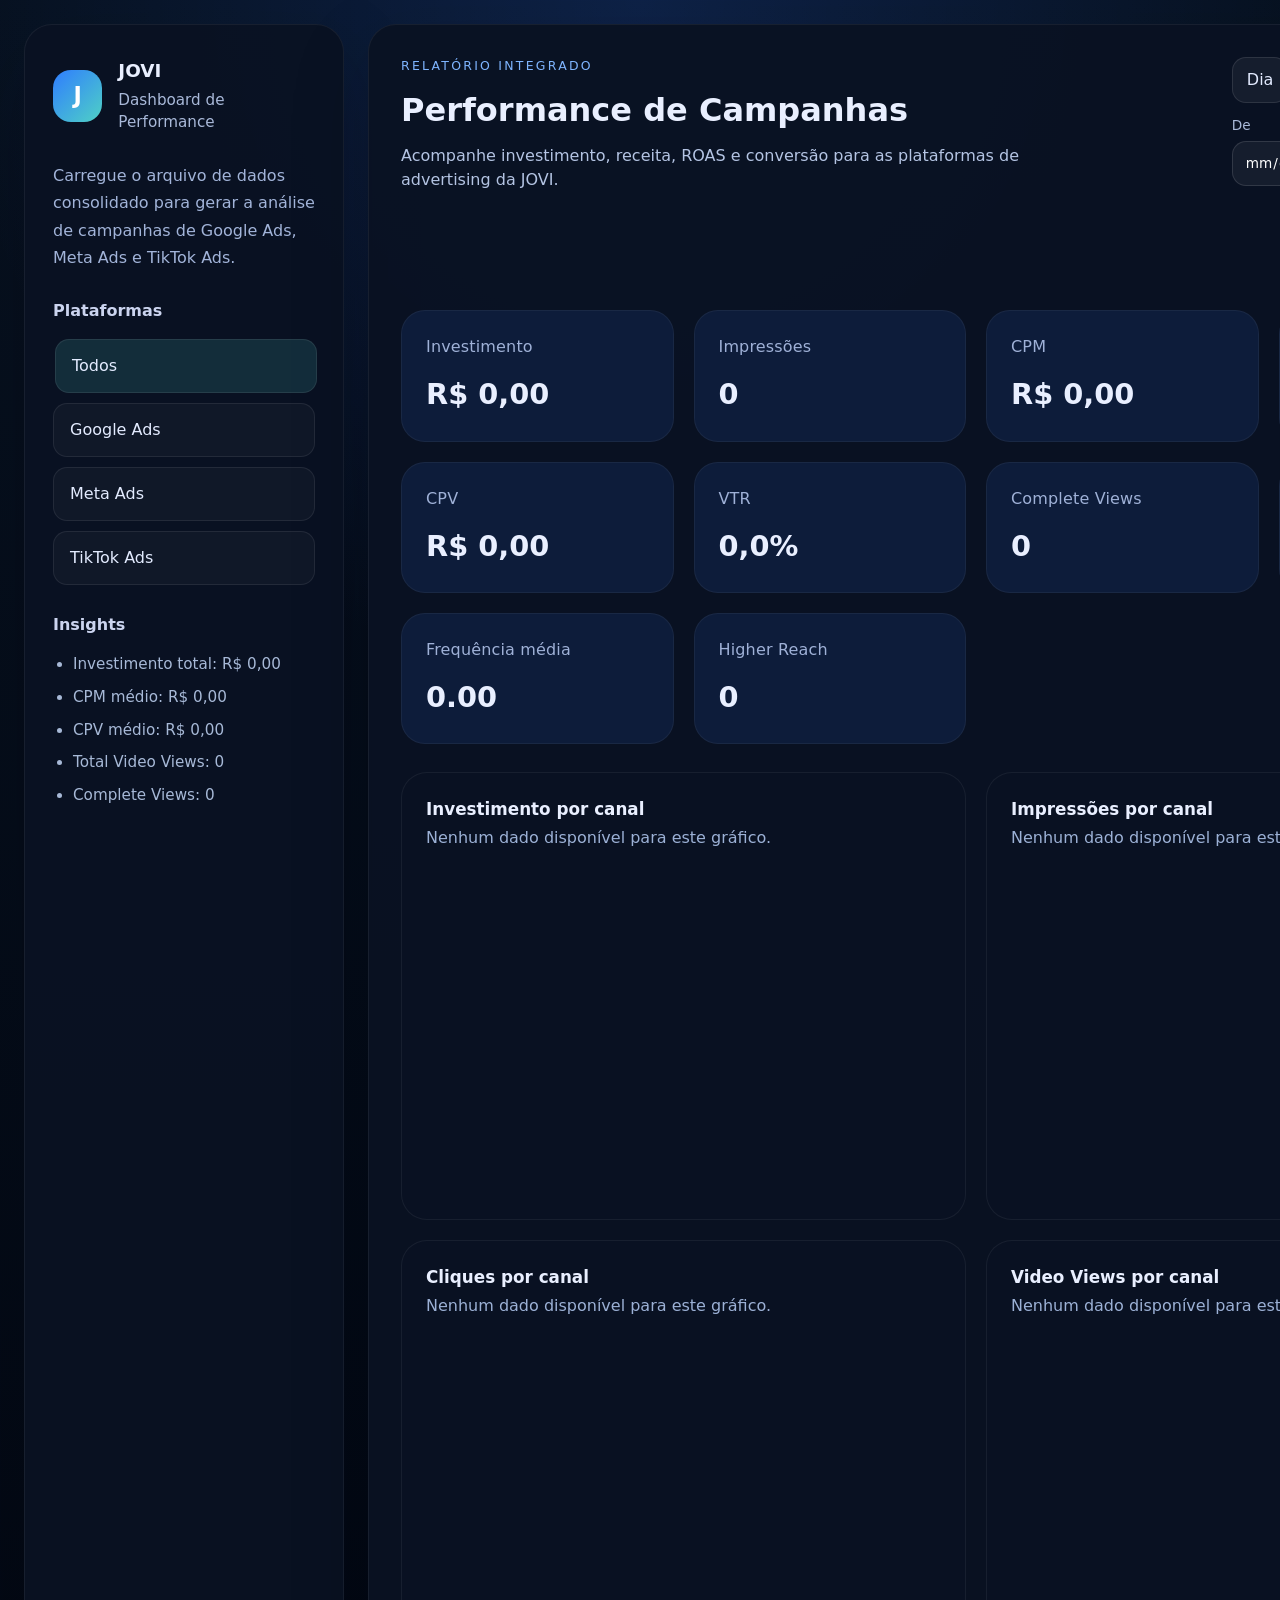
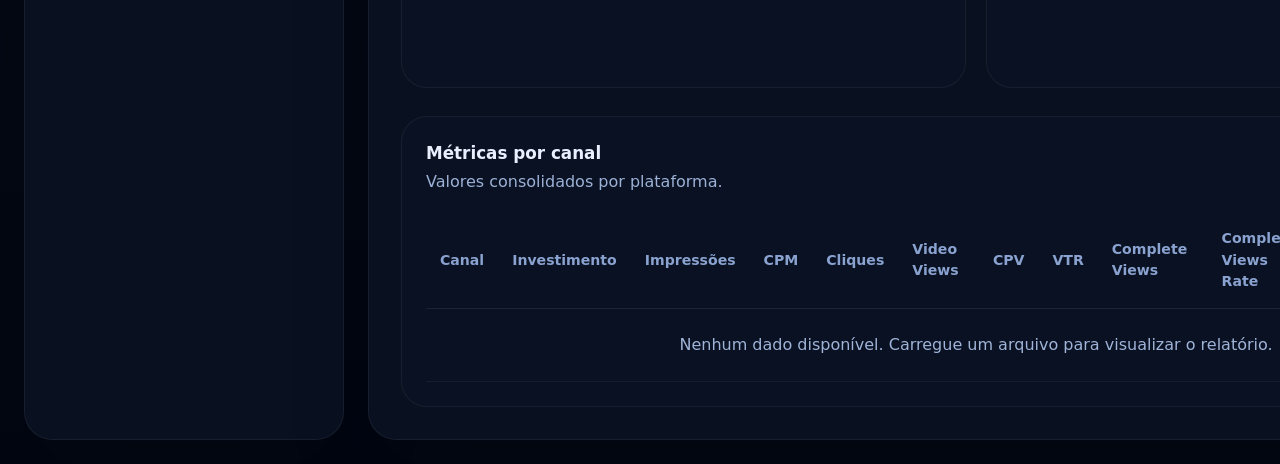
<file: Jovi_Hmtl/index.html>
<!DOCTYPE html>
<html lang="pt-BR">
<head>
  <meta charset="UTF-8" />
  <meta name="viewport" content="width=device-width, initial-scale=1.0" />
  <title>JOVI Marketing Performance</title>
  <link rel="stylesheet" href="styles.css" />
</head>
<body>
  <div class="app-shell">
    <aside class="panel panel-sidebar">
      <div class="brand">
        <div class="brand-mark">J</div>
        <div>
          <strong>JOVI</strong>
          <p>Dashboard de Performance</p>
        </div>
      </div>
      <p class="panel-text">Carregue o arquivo de dados consolidado para gerar a análise de campanhas de Google Ads, Meta Ads e TikTok Ads.</p>
      <div class="panel-section">
        <h3>Plataformas</h3>
        <div class="platform-buttons">
          <button class="platform-btn active" data-platform="all">Todos</button>
          <button class="platform-btn" data-platform="Google Ads">Google Ads</button>
          <button class="platform-btn" data-platform="Meta Ads">Meta Ads</button>
          <button class="platform-btn" data-platform="TikTok Ads">TikTok Ads</button>
        </div>
      </div>
      <div class="panel-section panel-insights">
        <h3>Insights</h3>
        <ul id="insightsList"></ul>
      </div>
    </aside>

    <main class="panel panel-main">
      <header class="topbar">
        <div>
          <p class="eyebrow">Relatório Integrado</p>
          <h1>Performance de Campanhas</h1>
          <p class="description">Acompanhe investimento, receita, ROAS e conversão para as plataformas de advertising da JOVI.</p>
        </div>
        <div class="topbar-actions">
          <div class="date-filter">
            <div class="period-buttons">
              <button class="period-btn" data-period="daily">Dia</button>
              <button class="period-btn" data-period="weekly">Semanal</button>
              <button class="period-btn" data-period="monthly">Mensal</button>
            </div>
            <div class="date-range-inputs">
              <label>
                <span>De</span>
                <input type="date" id="startDate" />
              </label>
              <label>
                <span>Até</span>
                <input type="date" id="endDate" />
              </label>
            </div>
          </div>
          <label class="upload-button">
            <input type="file" id="fileInput" accept=".xlsx,.xls,.csv" />
            Carregar base de dados
          </label>
          <span id="fileStatus">Nenhum arquivo carregado</span>
        </div>
      </header>

      <section class="kpi-grid" id="kpiCards"></section>

      <section class="pizza-grid">
        <article class="pie-card">
          <div class="chart-card-header">
            <div>
              <h2>Investimento por canal</h2>
              <p>Distribuição de gasto.</p>
            </div>
          </div>
          <canvas id="investmentPie"></canvas>
        </article>
        <article class="pie-card">
          <div class="chart-card-header">
            <div>
              <h2>Impressões por canal</h2>
              <p>Alcance comparado.</p>
            </div>
          </div>
          <canvas id="impressionsPie"></canvas>
        </article>
        <article class="pie-card">
          <div class="chart-card-header">
            <div>
              <h2>Cliques por canal</h2>
              <p>Interações por plataforma.</p>
            </div>
          </div>
          <canvas id="clicksPie"></canvas>
        </article>
        <article class="pie-card">
          <div class="chart-card-header">
            <div>
              <h2>Video Views por canal</h2>
              <p>Consumo de vídeo por canal.</p>
            </div>
          </div>
          <canvas id="videoViewsPie"></canvas>
        </article>
      </section>

      <section class="table-card">
        <div class="table-header">
          <div>
            <h2>Métricas por canal</h2>
            <p>Valores consolidados por plataforma.</p>
          </div>
          <button class="action-button" id="downloadBtn">Exportar CSV</button>
        </div>
        <div class="table-scroll">
          <table>
            <thead>
              <tr>
                <th>Canal</th>
                <th>Investimento</th>
                <th>Impressões</th>
                <th>CPM</th>
                <th>Cliques</th>
                <th>Video Views</th>
                <th>CPV</th>
                <th>VTR</th>
                <th>Complete Views</th>
                <th>Complete Views Rate</th>
                <th>Frequência</th>
                <th>Higher Reach</th>
              </tr>
            </thead>
            <tbody id="campaignTable"></tbody>
          </table>
        </div>
      </section>
    </main>
  </div>

  <script src="vendor/chart.umd.min.js"></script>
  <script src="vendor/xlsx.full.min.js"></script>
  <script src="app.js"></script>
</body>
</html>
</file>
<file: Jovi_Hmtl/styles.css>
:root {
  color: #e9efff;
  background: #07111f;
  font-family: Inter, system-ui, -apple-system, BlinkMacSystemFont, 'Segoe UI', sans-serif;
  font-size: 16px;
  line-height: 1.5;
}

* {
  box-sizing: border-box;
}

body {
  margin: 0;
  min-height: 100vh;
  background: radial-gradient(circle at top, rgba(45, 110, 255, 0.18), transparent 32%),
    linear-gradient(180deg, #07111f 0%, #020610 100%);
}

button,
input {
  font: inherit;
}

button {
  cursor: pointer;
}

.app-shell {
  display: grid;
  grid-template-columns: 320px 1fr;
  min-height: 100vh;
  gap: 24px;
  padding: 24px;
}

.panel {
  border-radius: 28px;
  background: rgba(10, 18, 35, 0.96);
  border: 1px solid rgba(255, 255, 255, 0.06);
  box-shadow: 0 30px 80px rgba(2, 9, 22, 0.18);
}

.panel-sidebar {
  padding: 32px 28px;
  display: flex;
  flex-direction: column;
  gap: 28px;
}

.brand {
  display: flex;
  align-items: center;
  gap: 16px;
}

.brand-mark {
  width: 52px;
  height: 52px;
  border-radius: 18px;
  display: grid;
  place-items: center;
  background: linear-gradient(135deg, #2f7dff, #4fd1c5);
  color: white;
  font-weight: 700;
  font-size: 1.4rem;
}

.brand strong {
  display: block;
  font-size: 1.15rem;
  margin-bottom: 4px;
}

.brand p {
  margin: 0;
  color: #a9b9d9;
  font-size: 0.95rem;
}

.panel-text {
  margin: 0;
  color: #a2b4d9;
  line-height: 1.7;
}

.panel-section {
  display: flex;
  flex-direction: column;
  gap: 16px;
}

.panel-section h3 {
  margin: 0;
  font-size: 1rem;
  color: #cbd4ef;
}

.panel-section ul {
  margin: 0;
  padding-left: 20px;
  color: #a7b9d7;
  list-style: disc;
}

.platform-buttons {
  display: grid;
  gap: 10px;
}

.platform-btn {
  border: 1px solid rgba(255, 255, 255, 0.08);
  background: rgba(255, 255, 255, 0.03);
  color: #e3ebff;
  border-radius: 14px;
  padding: 14px 16px;
  text-align: left;
  transition: transform 0.2s ease, background 0.2s ease;
}

.platform-btn:hover,
.platform-btn.active {
  background: rgba(79, 209, 197, 0.15);
  transform: translateX(2px);
}

.panel-insights ul {
  display: grid;
  gap: 10px;
}

.panel-insights li {
  font-size: 0.95rem;
}

.panel-main {
  padding: 32px;
  display: flex;
  flex-direction: column;
  gap: 28px;
}

.topbar {
  display: flex;
  justify-content: space-between;
  gap: 24px;
  align-items: flex-start;
}

.eyebrow {
  margin: 0 0 10px;
  color: #7fb5ff;
  text-transform: uppercase;
  font-size: 0.78rem;
  letter-spacing: 0.18em;
}

.topbar h1 {
  margin: 0;
  font-size: clamp(2rem, 2.4vw, 2.7rem);
}

.description {
  max-width: 620px;
  margin: 10px 0 0;
  color: #b4c4e3;
}

.topbar-actions {
  display: flex;
  flex-direction: column;
  align-items: flex-end;
  gap: 14px;
  min-width: 280px;
}

.date-filter {
  display: flex;
  flex-direction: column;
  gap: 12px;
  width: 100%;
}

.period-buttons {
  display: flex;
  gap: 8px;
}

.period-btn,
.upload-button {
  display: inline-flex;
  align-items: center;
  justify-content: center;
  padding: 10px 14px;
  border-radius: 14px;
  border: 1px solid rgba(255, 255, 255, 0.1);
  background: rgba(255, 255, 255, 0.05);
  color: #e3ebff;
  transition: background 0.2s ease, transform 0.2s ease;
}

.period-btn:hover,
.period-btn.active,
.upload-button:hover {
  background: rgba(79, 209, 197, 0.16);
  transform: translateY(-1px);
}

.date-range-inputs {
  display: grid;
  grid-template-columns: 1fr 1fr;
  gap: 10px;
}

.date-range-inputs label {
  display: flex;
  flex-direction: column;
  gap: 6px;
  color: #a9b9d9;
  font-size: 0.85rem;
}

.date-range-inputs input {
  border: 1px solid rgba(255, 255, 255, 0.12);
  border-radius: 14px;
  padding: 10px 12px;
  background: rgba(255, 255, 255, 0.05);
  color: white;
}

.upload-button input {
  display: none;
}

#fileStatus {
  color: #a2b4d9;
  font-size: 0.94rem;
}

.kpi-grid {
  display: grid;
  grid-template-columns: repeat(4, minmax(0, 1fr));
  gap: 20px;
}

.kpi-card {
  padding: 24px;
  border-radius: 24px;
  background: rgba(15, 30, 61, 0.92);
  border: 1px solid rgba(255, 255, 255, 0.05);
}

.kpi-card p {
  margin: 0 0 14px;
  color: #9fb1d7;
  letter-spacing: 0.01em;
}

.kpi-card strong {
  font-size: 1.8rem;
  display: block;
}

.pizza-grid {
  display: grid;
  grid-template-columns: repeat(2, minmax(0, 1fr));
  gap: 20px;
}

.pie-card,
.table-card {
  padding: 24px;
  border-radius: 26px;
  background: rgba(10, 18, 35, 0.95);
  border: 1px solid rgba(255, 255, 255, 0.06);
}

.pie-card {
  min-height: 360px;
}

.pie-card canvas {
  width: 100% !important;
  height: 320px !important;
}

.chart-card-header,
.table-header {
  display: flex;
  justify-content: space-between;
  gap: 20px;
  align-items: center;
  margin-bottom: 18px;
}

.chart-card-header h2,
.table-header h2 {
  margin: 0;
  font-size: 1.05rem;
}

.chart-card-header p,
.table-header p {
  margin: 4px 0 0;
  color: #9cb1d6;
}

.action-button {
  border: none;
  border-radius: 18px;
  padding: 12px 18px;
  background: #1c62ff;
  color: white;
}

.table-scroll {
  overflow-x: auto;
}

table {
  width: 100%;
  border-collapse: collapse;
  min-width: 1100px;
}

.empty-state {
  color: #9fb4d8;
  text-align: center;
  padding: 24px 0;
}

thead th {
  padding: 16px 14px;
  text-align: left;
  font-size: 0.88rem;
  color: #8aa2cf;
  border-bottom: 1px solid rgba(255, 255, 255, 0.08);
}

tbody td {
  padding: 16px 14px;
  color: #e8efff;
  border-bottom: 1px solid rgba(255, 255, 255, 0.05);
}

tbody tr:hover {
  background: rgba(255, 255, 255, 0.03);
}

@media (max-width: 1160px) {
  .app-shell {
    grid-template-columns: 1fr;
  }
  .charts-grid,
  .kpi-grid {
    grid-template-columns: 1fr;
  }
}

@media (max-width: 780px) {
  .app-shell {
    padding: 18px;
  }
  .panel-sidebar {
    padding: 24px;
  }
  .panel-main {
    padding: 24px;
  }
  .topbar {
    flex-direction: column;
    align-items: stretch;
  }
  .topbar-actions {
    align-items: stretch;
  }
  .date-range-inputs {
    grid-template-columns: 1fr;
  }
}
</file>
